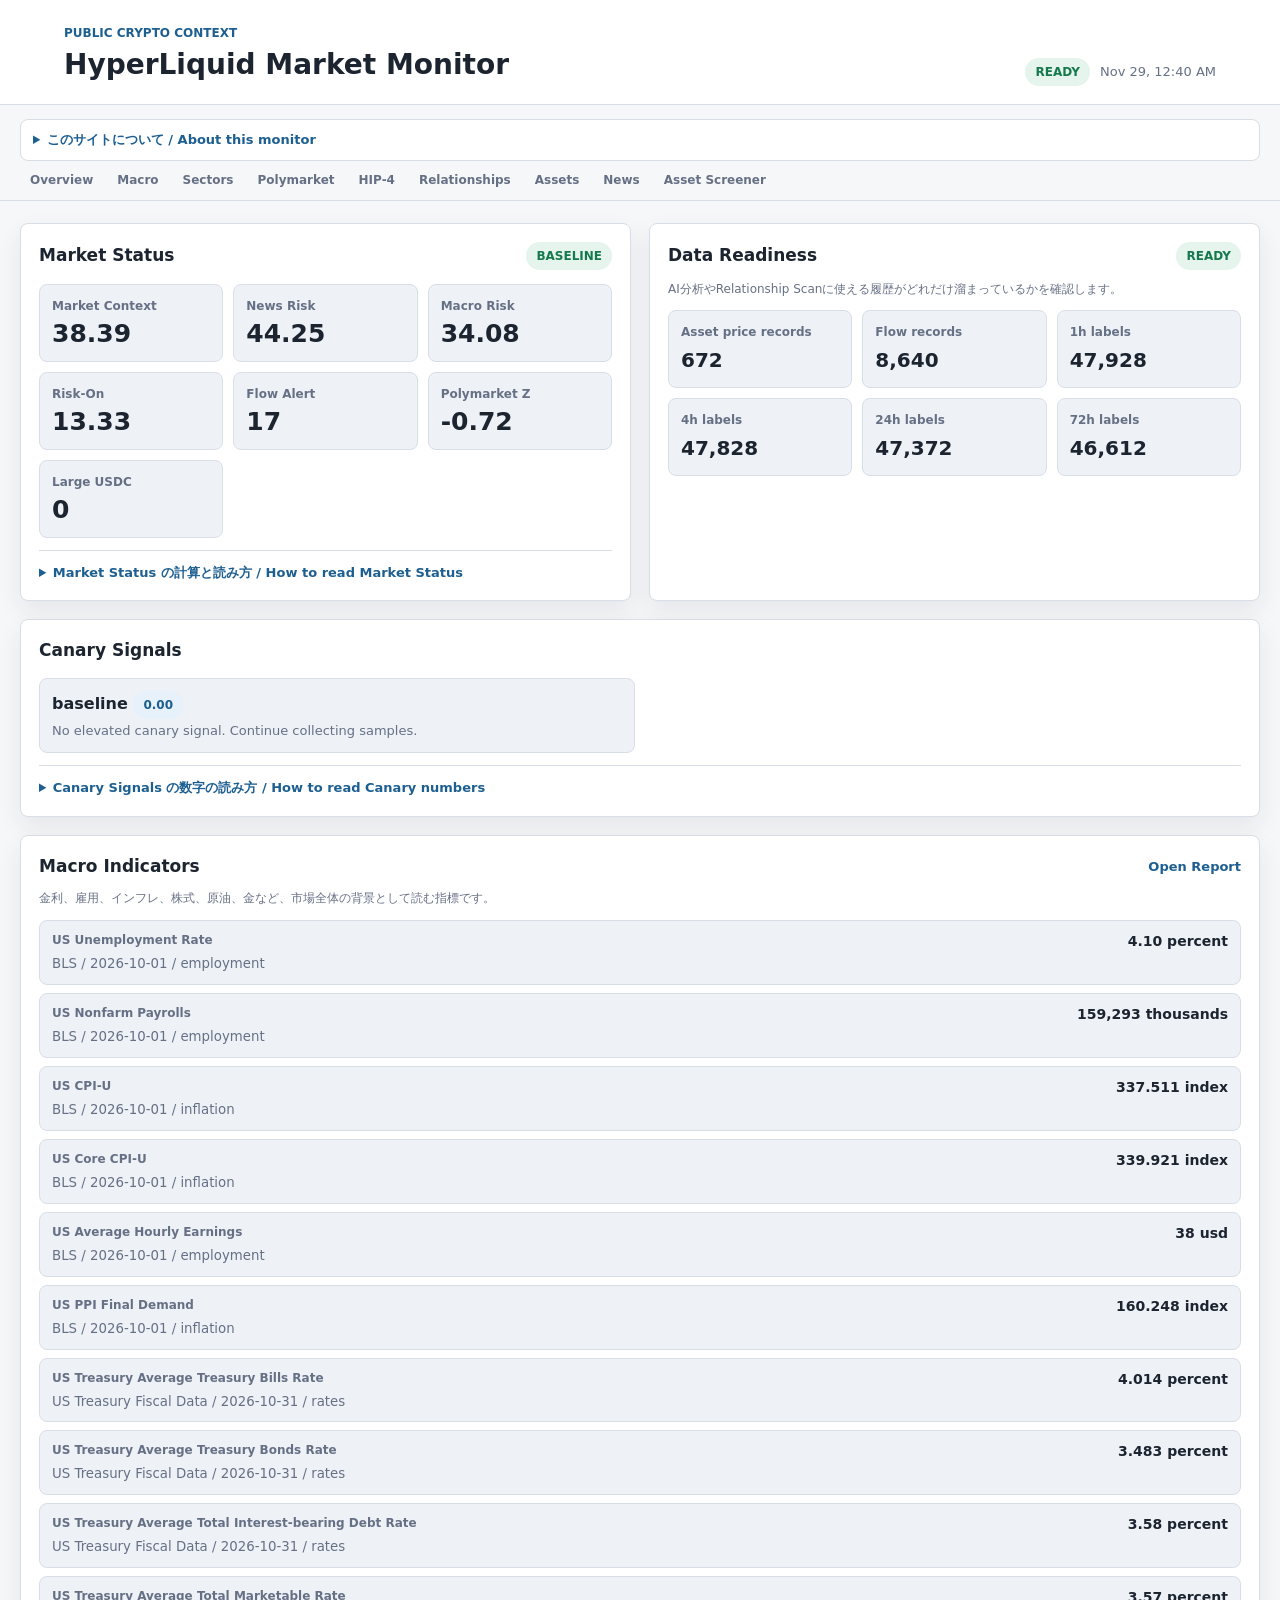
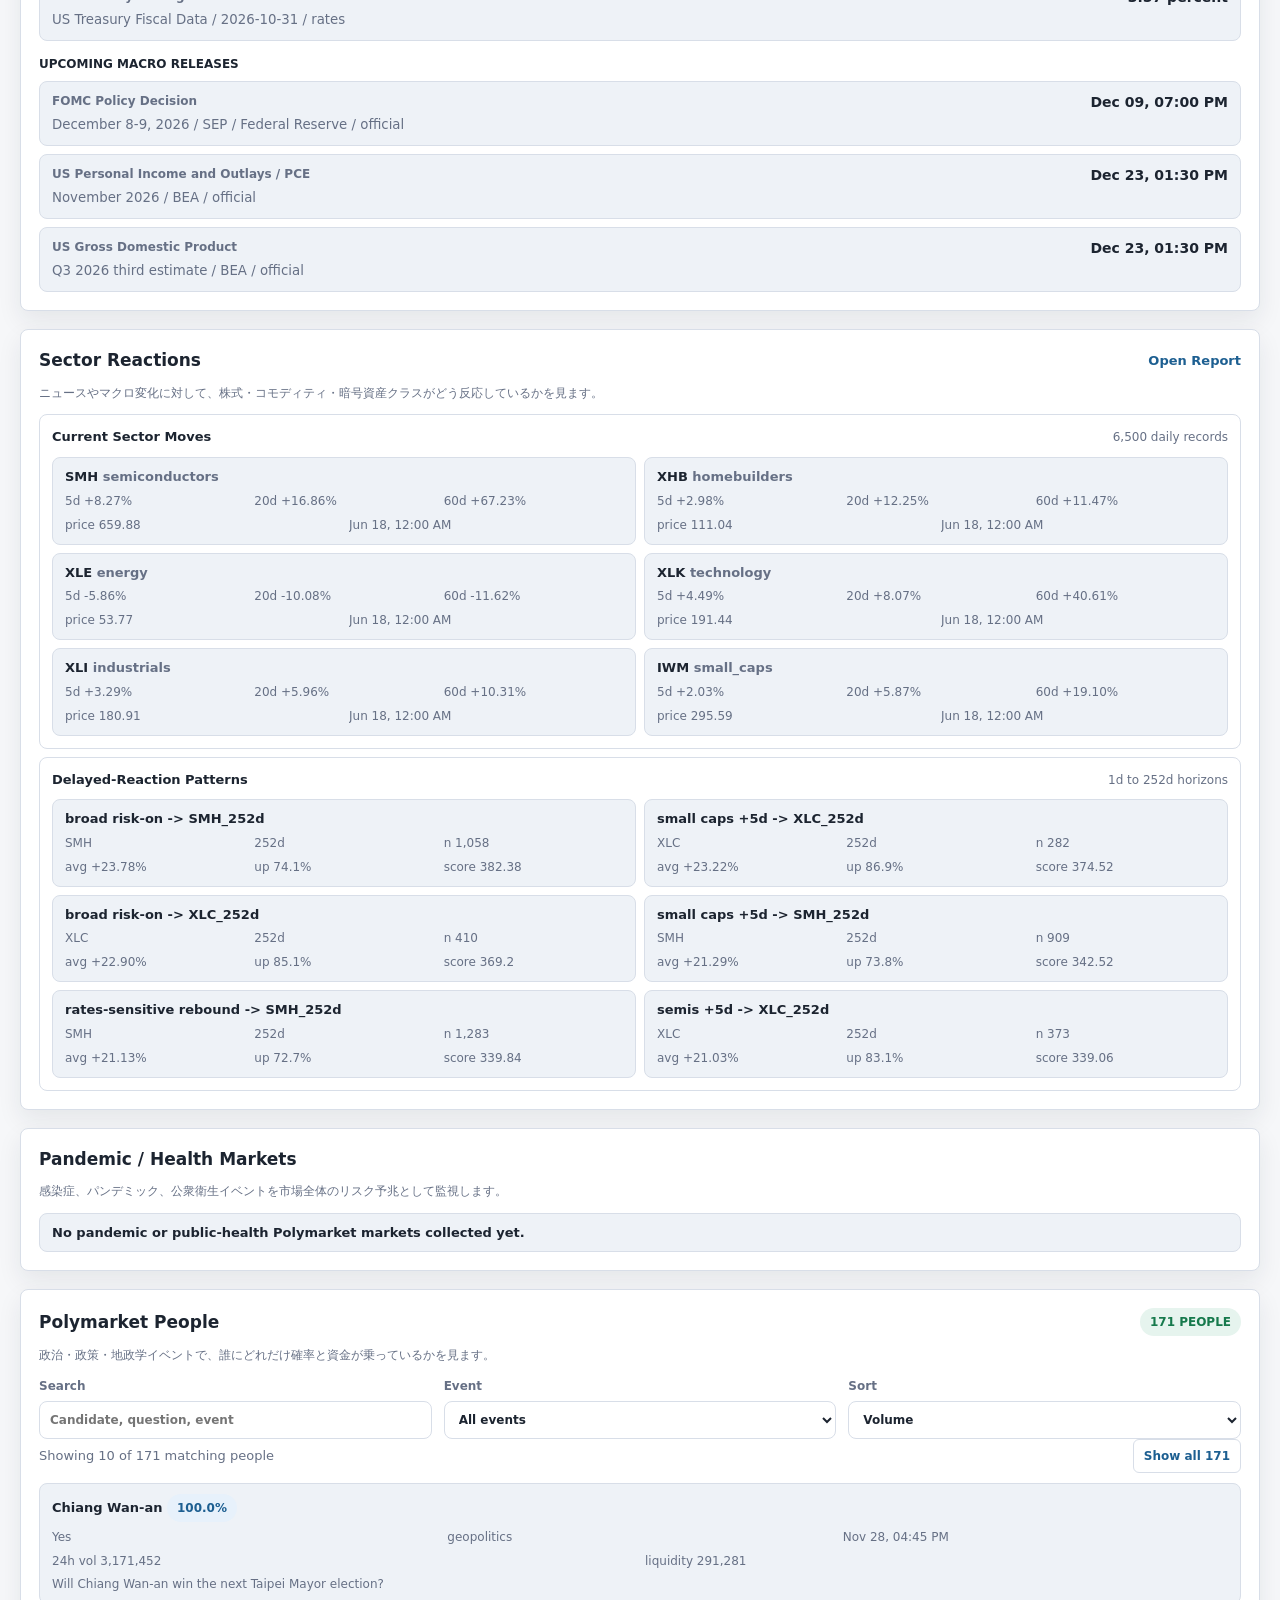
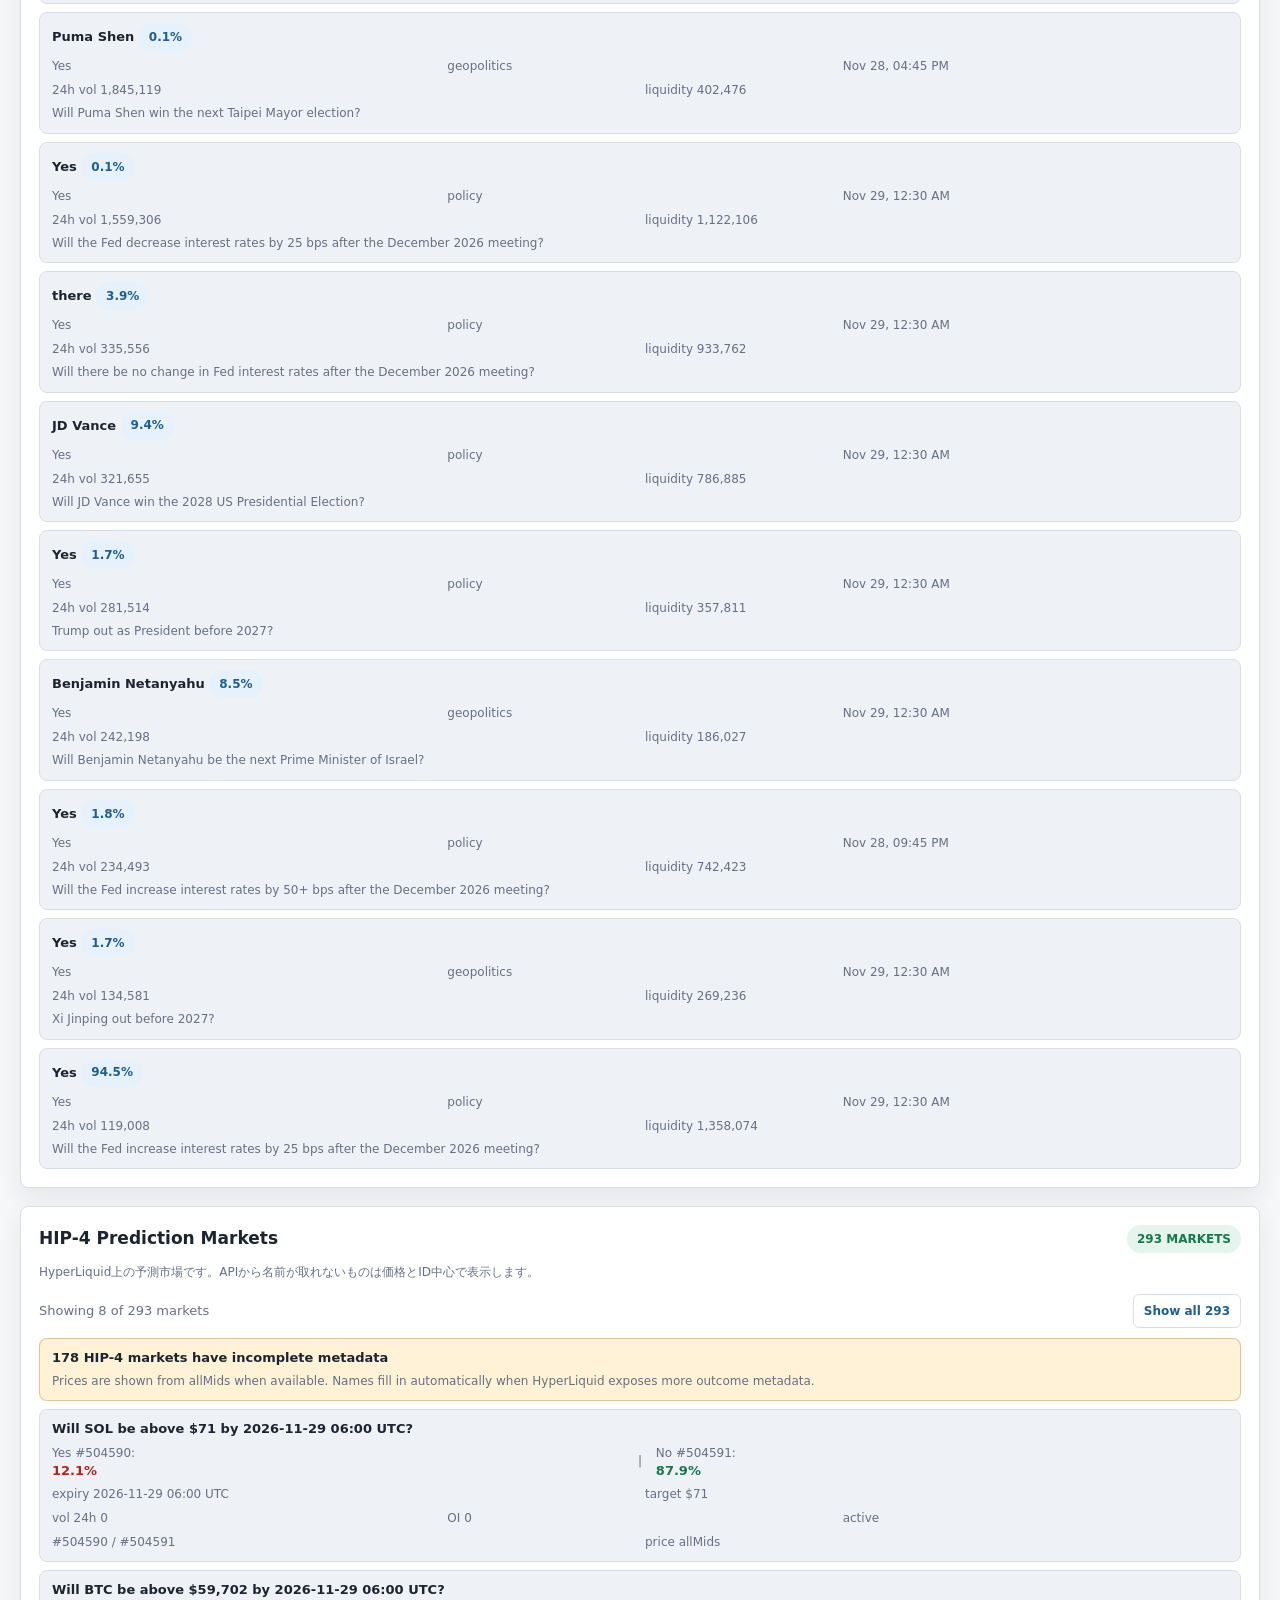
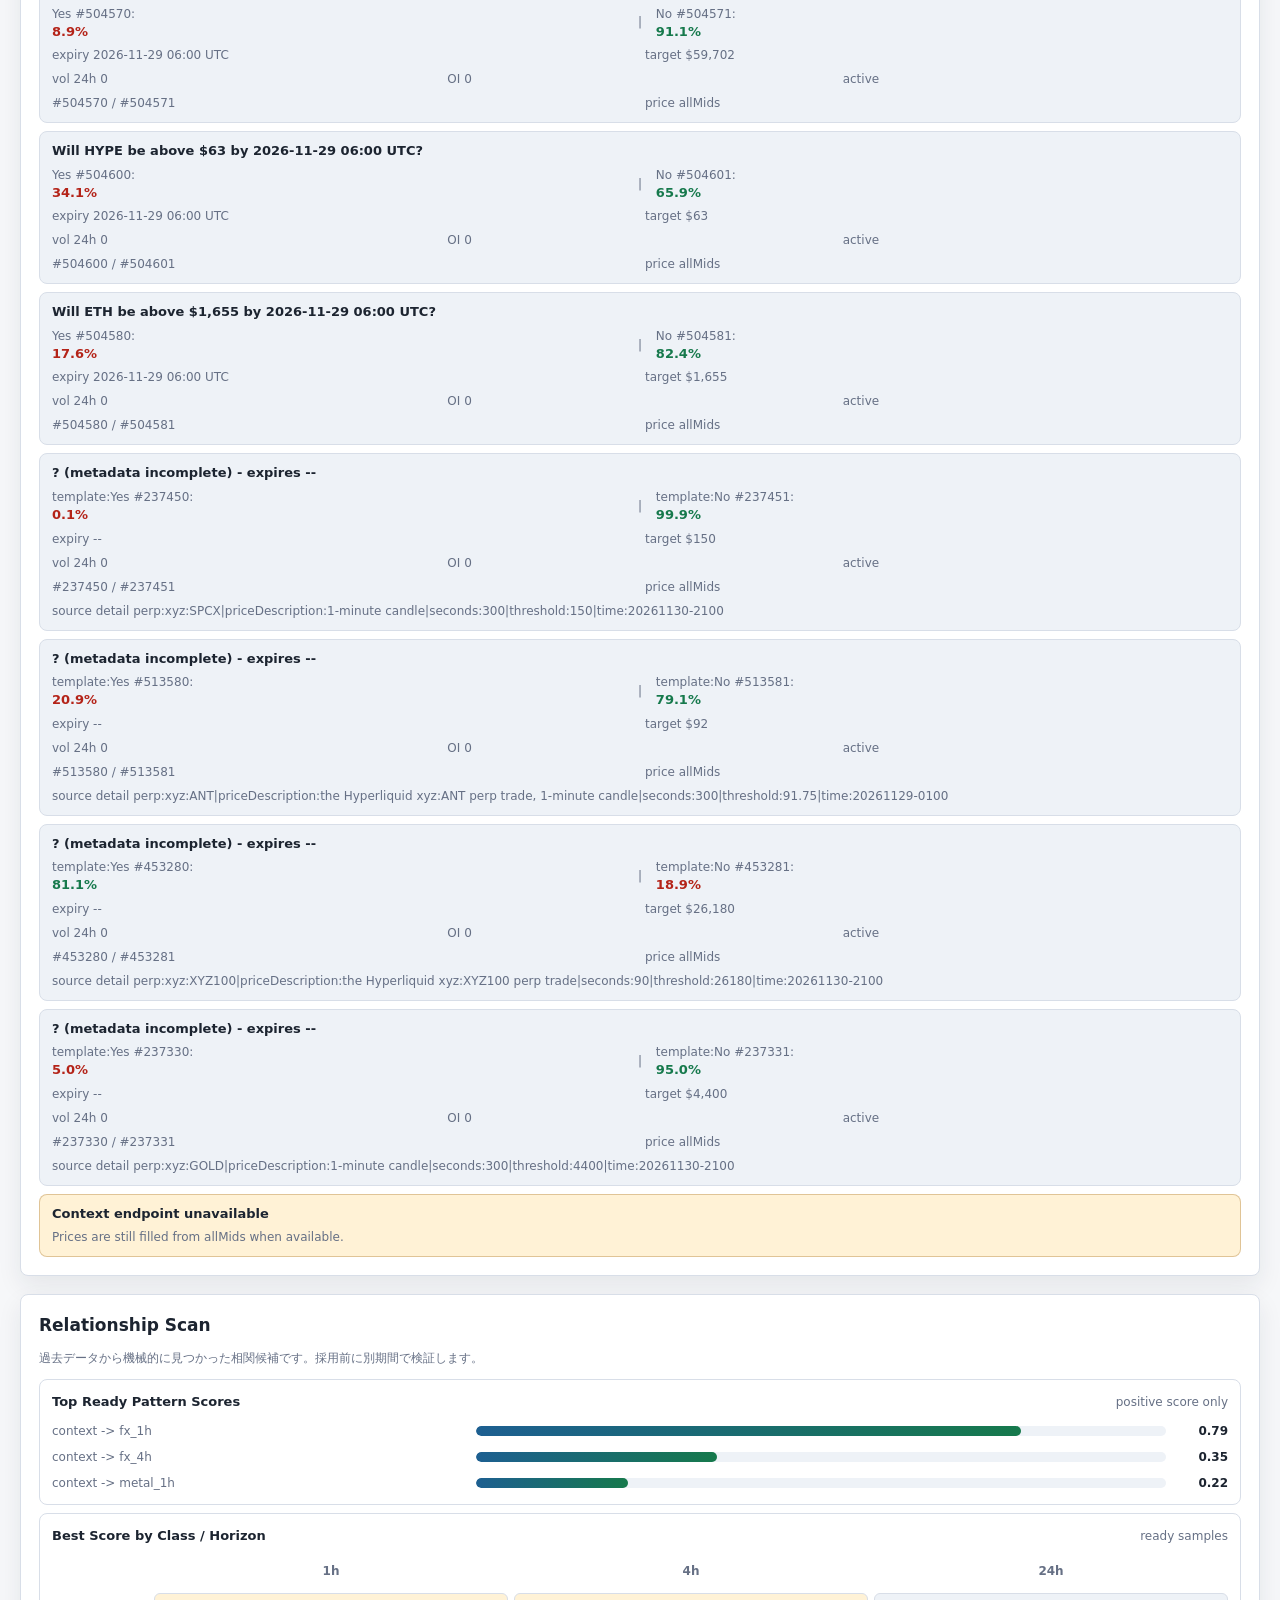
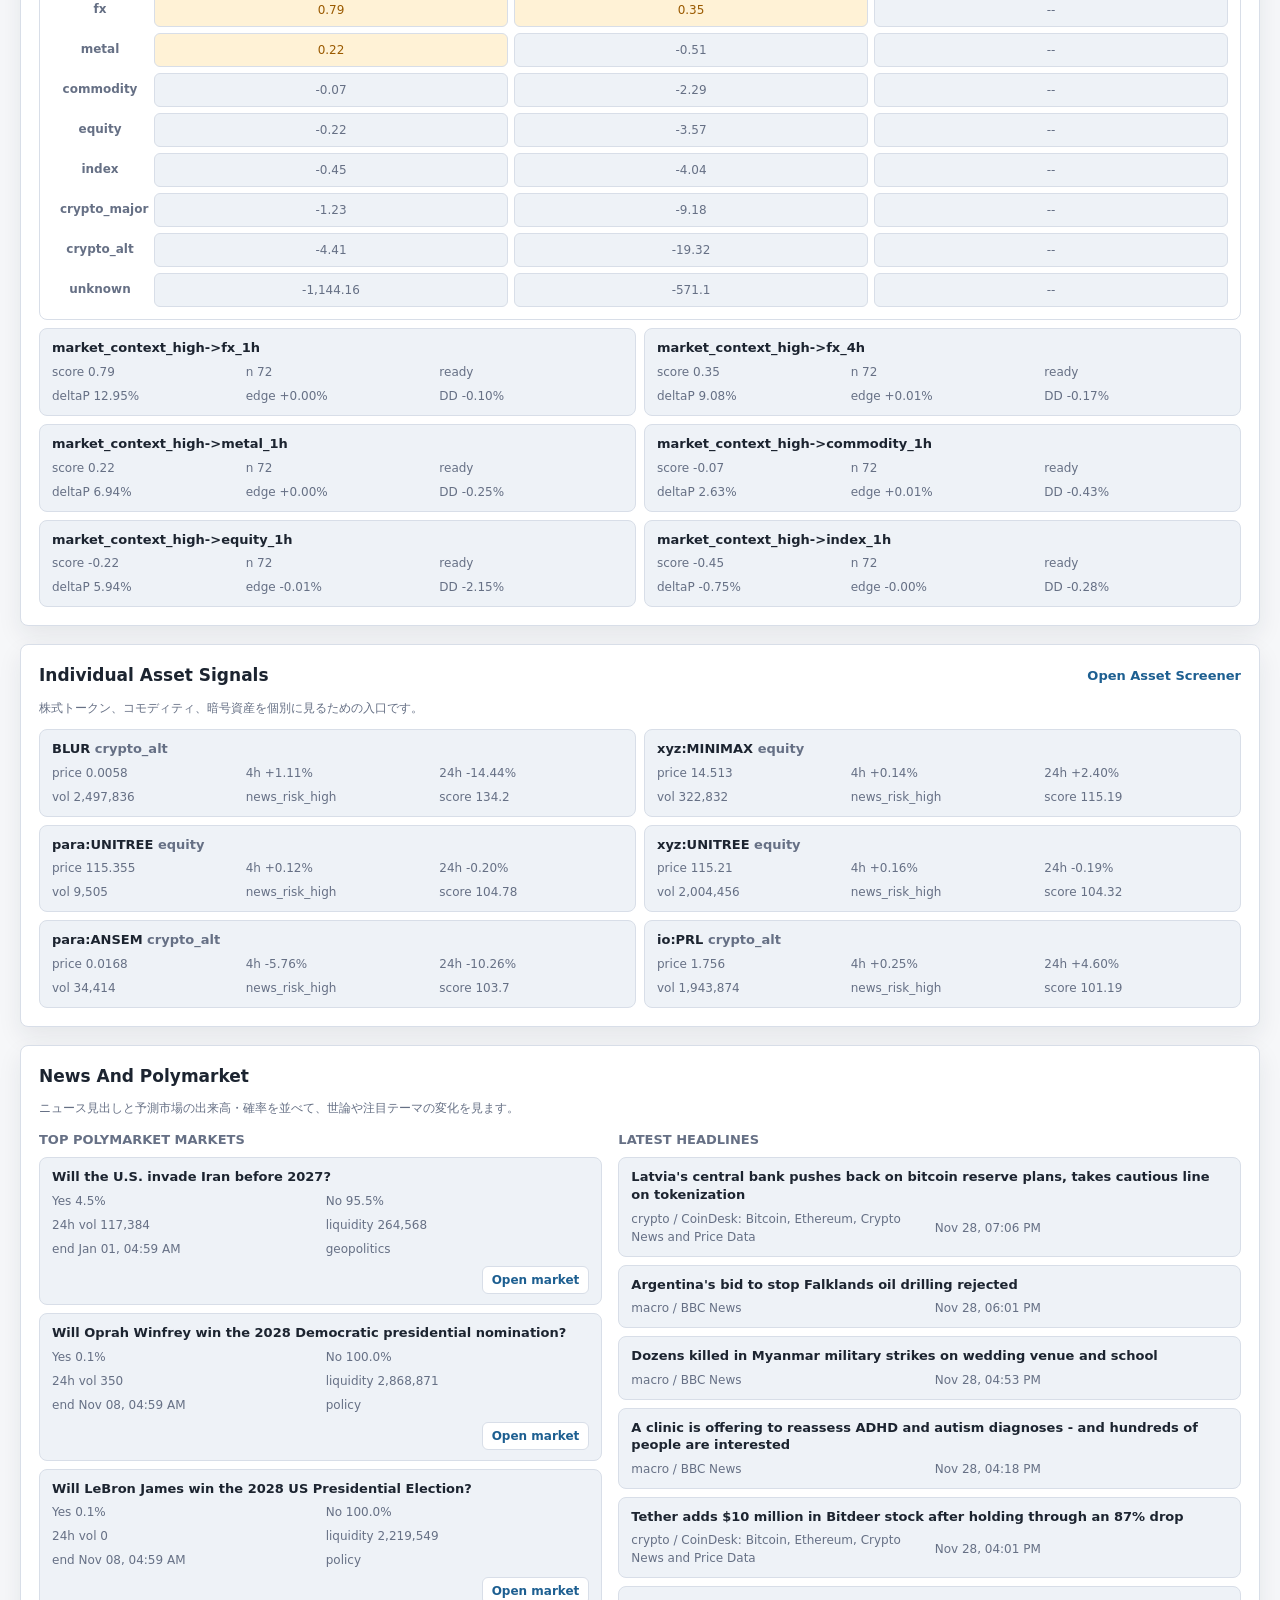
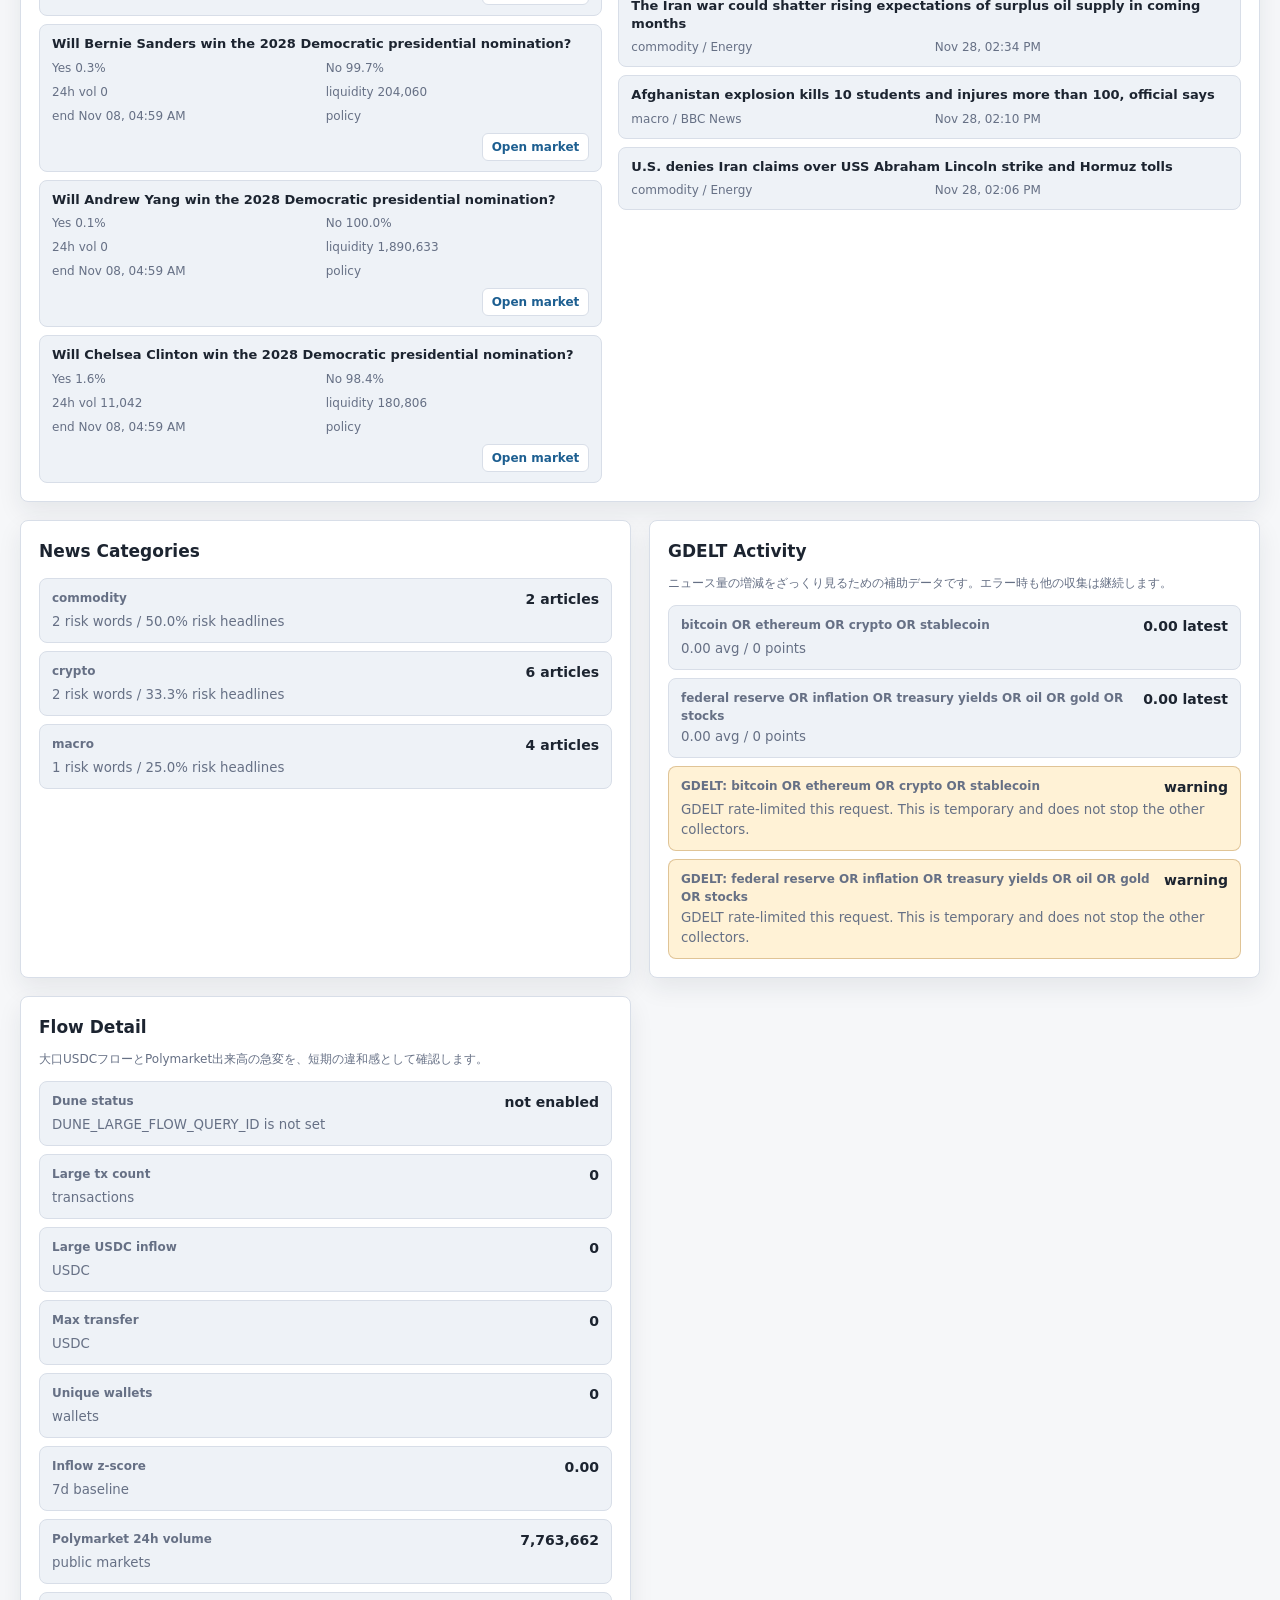
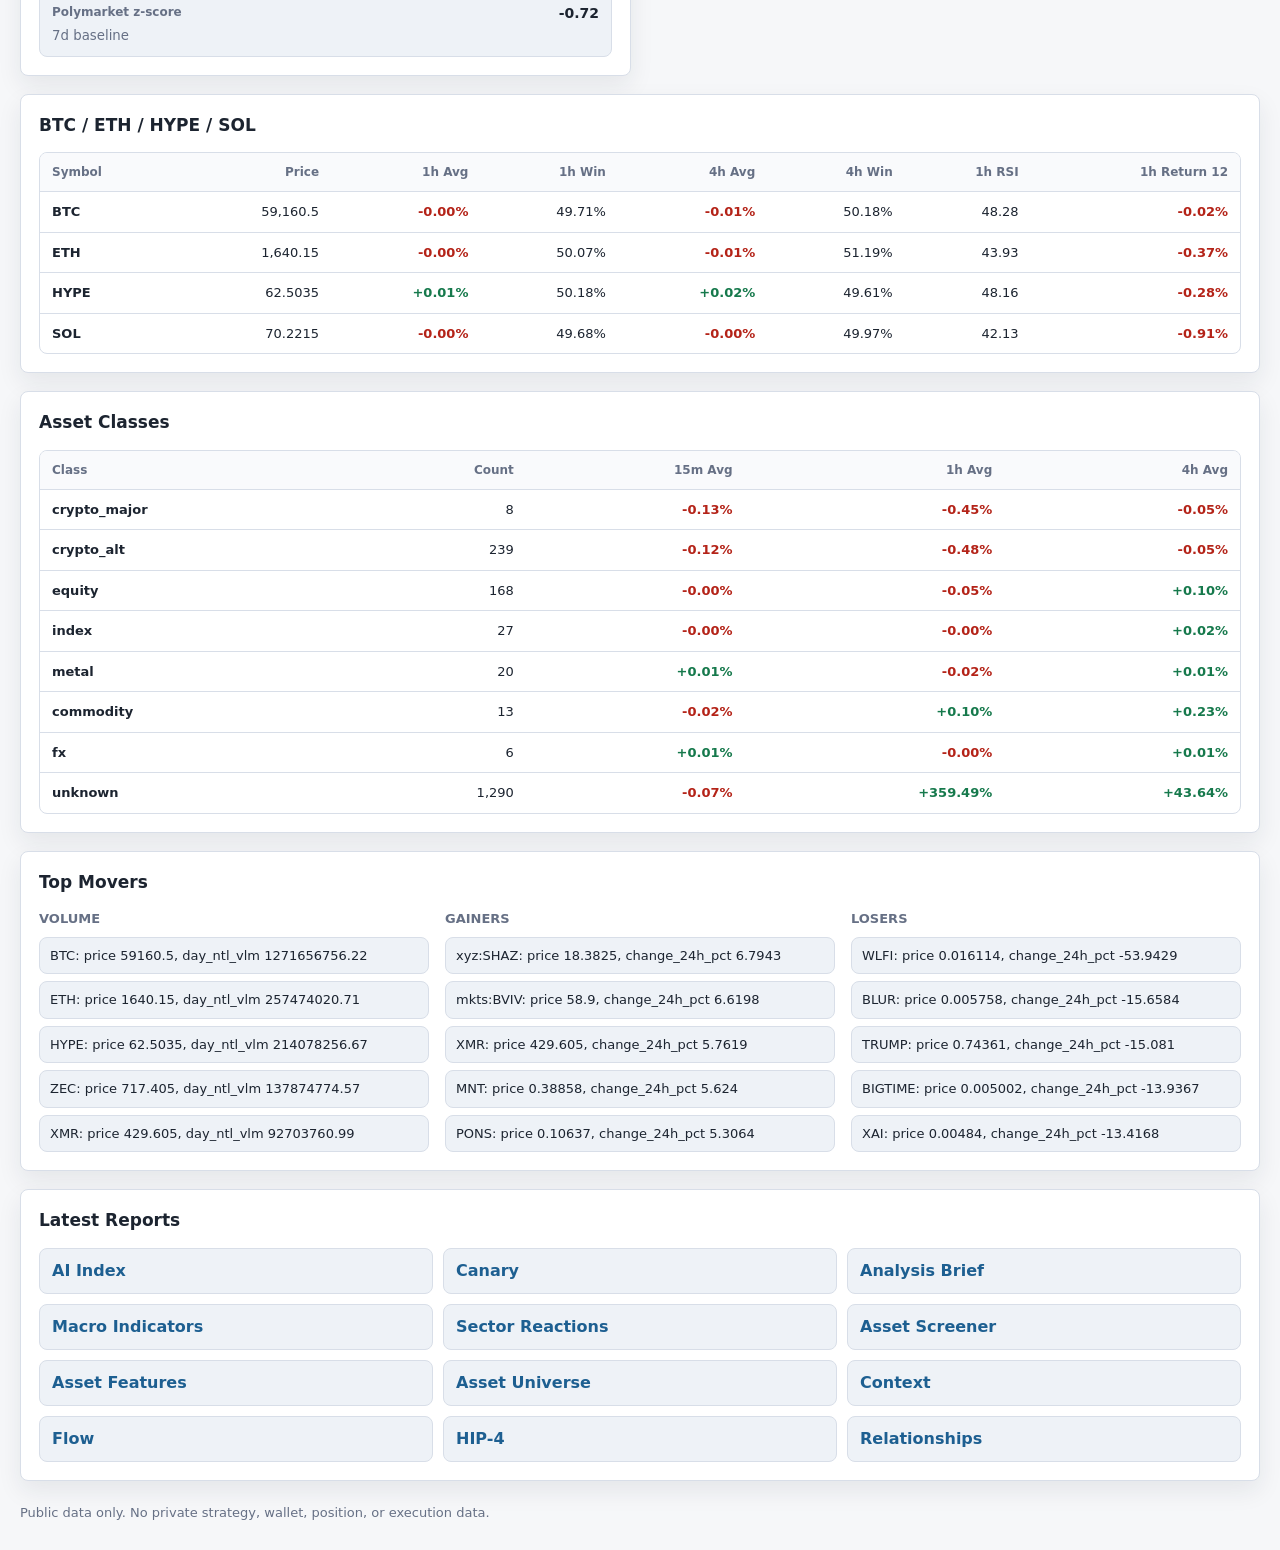
<file: docs/index.html>
<!doctype html>
<html lang="ja">
  <head>
    <meta charset="utf-8" />
    <meta name="viewport" content="width=device-width, initial-scale=1" />
    <title>HyperLiquid Public Market Monitor</title>
    <link rel="stylesheet" href="./styles.css" />
  </head>
  <body>
    <header class="topbar">
      <div>
        <p class="eyebrow">Public Crypto Context</p>
        <h1>HyperLiquid Market Monitor</h1>
      </div>
      <div class="topbar__meta">
        <span id="readinessBadge" class="badge badge--neutral">loading</span>
        <span id="updatedAt" class="muted">--</span>
      </div>
    </header>

    <aside class="site-guide" aria-label="Site guide">
      <details>
        <summary>このサイトについて / About this monitor</summary>
        <div class="guide-grid">
          <div lang="ja">
            <h2>日本語</h2>
            <p>
              公開データだけを集めた監視用ダッシュボードです。売買指示ではなく、
              デイからスイングの判断材料を軽く確認するための画面です。
            </p>
            <ul>
              <li>トップページは市場全体、マクロ指標、ニュース、Polymarket、資金フロー、機械的な相関候補を要約します。</li>
              <li>個別銘柄は Asset Screener で確認します。株式トークン、コモディティ、暗号資産をクラス別に絞れます。</li>
              <li>Canary Signals と Relationship Scan は早期警戒と仮説候補です。単独では売買判断に使いません。</li>
              <li>戦略、ポジション、注文、ウォレット情報はこの公開サイトには表示しません。</li>
            </ul>
          </div>
          <div lang="en">
            <h2>English</h2>
            <p>
              This dashboard monitors public data only. It is not a trade signal;
              it is a lightweight context view for day-to-swing research.
            </p>
            <ul>
              <li>The front page summarizes market context, macro indicators, news, Polymarket, flows, and mechanical relationship candidates.</li>
              <li>Use Asset Screener for individual assets, including equities, commodities, and crypto classes.</li>
              <li>Canary Signals and Relationship Scan are early-warning inputs and hypothesis candidates, not standalone entries.</li>
              <li>Private strategy, positions, orders, and wallet data are not shown here.</li>
            </ul>
          </div>
        </div>
      </details>
    </aside>

    <nav class="quick-nav" aria-label="Dashboard sections">
      <div class="quick-nav__inner">
        <a href="#overview">Overview</a>
        <a href="#macro">Macro</a>
        <a href="#sectors">Sectors</a>
        <a href="#polymarket">Polymarket</a>
        <a href="#hip4">HIP-4</a>
        <a href="#relationships">Relationships</a>
        <a href="#assetSignals">Assets</a>
        <a href="#intelligence">News</a>
        <a href="./assets.html">Asset Screener</a>
      </div>
    </nav>

    <main class="layout">
      <section id="overview" class="panel panel--status" aria-labelledby="statusTitle">
        <div class="section-head">
          <h2 id="statusTitle">Market Status</h2>
          <span id="flowLevel" class="badge badge--neutral">--</span>
        </div>
        <div class="metric-grid">
          <article class="metric"><span>Market Context</span><strong id="marketContextScore">--</strong></article>
          <article class="metric"><span>News Risk</span><strong id="newsRiskScore">--</strong></article>
          <article class="metric"><span>Macro Risk</span><strong id="macroRiskScore">--</strong></article>
          <article class="metric"><span>Risk-On</span><strong id="riskOnScore">--</strong></article>
          <article class="metric"><span>Flow Alert</span><strong id="flowAlertScore">--</strong></article>
          <article class="metric"><span>Polymarket Z</span><strong id="polyZScore">--</strong></article>
          <article class="metric"><span>Large USDC</span><strong id="largeUsdc">--</strong></article>
        </div>
        <details class="metric-guide">
          <summary>Market Status の計算と読み方 / How to read Market Status</summary>
          <div class="metric-guide-grid">
            <div lang="ja">
              <h3>日本語</h3>
              <p>
                すべて0から100の目安です。公開ニュース、Polymarket、Duneの大口USDCフロー、
                HyperLiquidの公開価格データから作った状況確認用の数字で、売買指示ではありません。
              </p>
              <ul>
                <li>Market Context は総合点です。<code>(100 - News Risk) * 38% + (100 - Macro Risk) * 17% + Risk-On * 45%</code>で計算します。</li>
                <li>News Risk は暗号資産ニュース、マクロニュース、政策系見出し、ニュース量から警戒度を見ます。</li>
                <li>Macro Risk は金利、インフレ、株式、原油、金、地政学などの見出し圧力を重めに見ます。</li>
                <li>Risk-On はニュースのポジティブ/ネガティブ差から、投機資金が入りやすい雰囲気かを見ます。</li>
                <li>Flow Alert は大口USDC流入、件数、最大送金額、7日平均との差、Polymarket出来高の急増を見ます。</li>
                <li>Polymarket Z はPolymarketの24時間出来高が7日平均からどれだけ離れているかです。</li>
                <li>Large USDC は取得できた大口USDCフローの合計です。Dune設定がない場合は限定的になります。</li>
              </ul>
              <p>
                目安は、Market Context が70以上なら追い風寄り、40から70は中立、
                40未満は警戒寄りです。Risk系スコアは逆で、高いほど慎重に読みます。
              </p>
            </div>
            <div lang="en">
              <h3>English</h3>
              <p>
                Scores are 0-100 context indicators built from public news, Polymarket,
                Dune large-USDC flow data, and public HyperLiquid market data. They are not trade signals.
              </p>
              <ul>
                <li>Market Context is the composite score: <code>(100 - News Risk) * 38% + (100 - Macro Risk) * 17% + Risk-On * 45%</code>.</li>
                <li>News Risk measures pressure from crypto headlines, macro headlines, policy headlines, and news volume.</li>
                <li>Macro Risk weights rates, inflation, equities, oil, gold, and geopolitical headline pressure.</li>
                <li>Risk-On estimates speculative appetite from positive/negative headline balance minus risk pressure.</li>
                <li>Flow Alert watches large USDC inflow, transfer count, max transfer, 7-day z-score, and Polymarket volume spikes.</li>
                <li>Polymarket Z shows how far 24h Polymarket volume is from its 7-day baseline.</li>
                <li>Large USDC is the collected large-flow total. It is limited when the Dune source is not configured.</li>
              </ul>
              <p>
                As a rough guide, Market Context above 70 is more supportive, 40-70 is mixed,
                and below 40 is cautious. Risk scores are inverted: higher means more caution.
              </p>
            </div>
          </div>
        </details>
      </section>

      <section id="readiness" class="panel" aria-labelledby="dataTitle">
        <div class="section-head">
          <h2 id="dataTitle">Data Readiness</h2>
          <span id="correlationStatus" class="badge badge--neutral">--</span>
        </div>
        <p class="section-note">AI分析やRelationship Scanに使える履歴がどれだけ溜まっているかを確認します。</p>
        <div class="readiness">
          <div><span class="label">Asset price records</span><strong id="assetPriceRecords">--</strong></div>
          <div><span class="label">Flow records</span><strong id="flowRecords">--</strong></div>
          <div><span class="label">1h labels</span><strong id="label1h">--</strong></div>
          <div><span class="label">4h labels</span><strong id="label4h">--</strong></div>
          <div><span class="label">24h labels</span><strong id="label24h">--</strong></div>
          <div><span class="label">72h labels</span><strong id="label72h">--</strong></div>
        </div>
      </section>

      <section id="canary" class="panel panel--wide" aria-labelledby="canaryTitle">
        <div class="section-head"><h2 id="canaryTitle">Canary Signals</h2></div>
        <div id="canaryList" class="signal-list"></div>
        <details class="metric-guide">
          <summary>Canary Signals の数字の読み方 / How to read Canary numbers</summary>
          <div class="metric-guide-grid">
            <div lang="ja">
              <h3>日本語</h3>
              <p>
                Canary Signals は売買シグナルではなく、今どこに違和感が出ているかを見る早期警戒サインです。
                横の数字は、そのサインの強さやズレの大きさを表します。
              </p>
              <ul>
                <li><code>0</code>付近は通常寄りです。大きな異常は出ていません。</li>
                <li><code>+</code>が大きいほど、その方向の注意サインが強い状態です。</li>
                <li><code>-</code>が大きいほど、逆方向のズレが強い状態です。</li>
                <li>絶対値が大きいものほど、先に深掘りする候補です。</li>
              </ul>
              <p>
                <code>news_risk_spike</code> や <code>risk_on_context</code> は0から100系のスコアです。
                <code>polymarket_volume_spike</code> や <code>large_usdc_inflow_spike</code> は平常時からの離れ具合です。
                <code>crypto_metal_divergence</code> などは資産クラス間のリターン差です。
              </p>
              <p>
                見る順番は、Canaryで違和感を見つける、Market Statusで全体環境を見る、
                Asset Screenerで個別銘柄を見る、Relationship Scanで過去の再現性を見る、です。
              </p>
            </div>
            <div lang="en">
              <h3>English</h3>
              <p>
                Canary Signals are early-warning clues, not trade signals. The number beside each signal
                shows the strength of that warning or the size of the divergence.
              </p>
              <ul>
                <li>Values near <code>0</code> are closer to normal.</li>
                <li>A larger <code>+</code> means the signal is stronger in that direction.</li>
                <li>A larger <code>-</code> means the opposite-side divergence is stronger.</li>
                <li>Larger absolute values are usually the first places to investigate.</li>
              </ul>
              <p>
                <code>news_risk_spike</code> and <code>risk_on_context</code> are 0-100 style scores.
                <code>polymarket_volume_spike</code> and <code>large_usdc_inflow_spike</code> measure distance from baseline.
                Divergence signals compare returns between asset classes.
              </p>
              <p>
                A practical flow is: find the unusual Canary, check Market Status, inspect individual assets
                in Asset Screener, then use Relationship Scan to see whether similar conditions had repeatable behavior.
              </p>
            </div>
          </div>
        </details>
      </section>

      <section id="macro" class="panel panel--wide" aria-labelledby="macroIndicatorTitle">
        <div class="section-head">
          <h2 id="macroIndicatorTitle">Macro Indicators</h2>
          <a class="text-link" href="./data/reports/latest_macro_indicators.md">Open Report</a>
        </div>
        <p class="section-note">金利、雇用、インフレ、株式、原油、金など、市場全体の背景として読む指標です。</p>
        <div id="macroIndicatorList" class="detail-list"></div>
      </section>

      <section id="sectors" class="panel panel--wide" aria-labelledby="sectorReactionTitle">
        <div class="section-head">
          <h2 id="sectorReactionTitle">Sector Reactions</h2>
          <a class="text-link" href="./data/reports/latest_sector_reactions.md">Open Report</a>
        </div>
        <p class="section-note">ニュースやマクロ変化に対して、株式・コモディティ・暗号資産クラスがどう反応しているかを見ます。</p>
        <div id="sectorReactionList" class="item-list"></div>
      </section>

      <section id="health" class="panel panel--wide" aria-labelledby="healthPolymarketTitle">
        <div class="section-head"><h2 id="healthPolymarketTitle">Pandemic / Health Markets</h2></div>
        <p class="section-note">感染症、パンデミック、公衆衛生イベントを市場全体のリスク予兆として監視します。</p>
        <div id="healthPolymarketList" class="item-list"></div>
      </section>

      <section id="polymarket" class="panel panel--wide" aria-labelledby="polymarketPeopleTitle">
        <div class="section-head">
          <h2 id="polymarketPeopleTitle">Polymarket People</h2>
          <span id="polymarketPeopleCount" class="badge badge--neutral">--</span>
        </div>
        <p class="section-note">政治・政策・地政学イベントで、誰にどれだけ確率と資金が乗っているかを見ます。</p>
        <div class="asset-controls">
          <label>
            Search
            <input id="polymarketPeopleSearch" type="search" placeholder="Candidate, question, event" />
          </label>
          <label>
            Event
            <select id="polymarketPeopleEvent"></select>
          </label>
          <label>
            Sort
            <select id="polymarketPeopleSort">
              <option value="volume">Volume</option>
              <option value="probability">Probability</option>
              <option value="name">Name</option>
            </select>
          </label>
        </div>
        <div class="list-toolbar">
          <span id="polymarketPeopleSummary" class="muted"></span>
          <button id="polymarketPeopleToggle" class="secondary-action" type="button">Show all</button>
        </div>
        <div id="polymarketPeopleList" class="item-list"></div>
      </section>

      <section id="hip4" class="panel panel--wide" aria-labelledby="hip4Title">
        <div class="section-head">
          <h2 id="hip4Title">HIP-4 Prediction Markets</h2>
          <span id="hip4Badge" class="badge badge--neutral">--</span>
        </div>
        <p class="section-note">HyperLiquid上の予測市場です。APIから名前が取れないものは価格とID中心で表示します。</p>
        <div class="list-toolbar">
          <span id="hip4Summary" class="muted"></span>
          <button id="hip4Toggle" class="secondary-action" type="button">Show all</button>
        </div>
        <div id="hip4List" class="item-list"></div>
      </section>

      <section id="relationships" class="panel panel--wide" aria-labelledby="relationshipTitle">
        <div class="section-head"><h2 id="relationshipTitle">Relationship Scan</h2></div>
        <p class="section-note">過去データから機械的に見つかった相関候補です。採用前に別期間で検証します。</p>
        <div id="relationshipList" class="item-list"></div>
      </section>

      <section id="assetSignals" class="panel panel--wide" aria-labelledby="individualSignalsTitle">
        <div class="section-head">
          <h2 id="individualSignalsTitle">Individual Asset Signals</h2>
          <a class="text-link" href="./assets.html">Open Asset Screener</a>
        </div>
        <p class="section-note">株式トークン、コモディティ、暗号資産を個別に見るための入口です。</p>
        <div id="individualSignalsList" class="item-list relationship-cards"></div>
      </section>

      <section id="intelligence" class="panel panel--wide" aria-labelledby="intelligenceTitle">
        <div class="section-head"><h2 id="intelligenceTitle">News And Polymarket</h2></div>
        <p class="section-note">ニュース見出しと予測市場の出来高・確率を並べて、世論や注目テーマの変化を見ます。</p>
        <div class="intel-grid">
          <div>
            <h3>Top Polymarket Markets</h3>
            <div id="polymarketList" class="item-list"></div>
          </div>
          <div>
            <h3>Latest Headlines</h3>
            <div id="headlinesList" class="item-list"></div>
          </div>
        </div>
      </section>

      <section class="panel" aria-labelledby="newsCategoryTitle">
        <div class="section-head"><h2 id="newsCategoryTitle">News Categories</h2></div>
        <div id="newsCategoryList" class="detail-list"></div>
      </section>

      <section class="panel" aria-labelledby="gdeltTitle">
        <div class="section-head"><h2 id="gdeltTitle">GDELT Activity</h2></div>
        <p class="section-note">ニュース量の増減をざっくり見るための補助データです。エラー時も他の収集は継続します。</p>
        <div id="gdeltList" class="detail-list"></div>
      </section>

      <section class="panel" aria-labelledby="flowDetailTitle">
        <div class="section-head"><h2 id="flowDetailTitle">Flow Detail</h2></div>
        <p class="section-note">大口USDCフローとPolymarket出来高の急変を、短期の違和感として確認します。</p>
        <div id="flowDetailList" class="detail-list"></div>
      </section>

      <section class="panel panel--wide" aria-labelledby="symbolsTitle">
        <div class="section-head"><h2 id="symbolsTitle">BTC / ETH / HYPE / SOL</h2></div>
        <div class="table-wrap">
          <table>
            <thead>
              <tr>
                <th>Symbol</th>
                <th>Price</th>
                <th>1h Avg</th>
                <th>1h Win</th>
                <th>4h Avg</th>
                <th>4h Win</th>
                <th>1h RSI</th>
                <th>1h Return 12</th>
              </tr>
            </thead>
            <tbody id="symbolsTable"></tbody>
          </table>
        </div>
      </section>

      <section class="panel panel--wide" aria-labelledby="classesTitle">
        <div class="section-head"><h2 id="classesTitle">Asset Classes</h2></div>
        <div class="table-wrap">
          <table>
            <thead>
              <tr>
                <th>Class</th>
                <th>Count</th>
                <th>15m Avg</th>
                <th>1h Avg</th>
                <th>4h Avg</th>
              </tr>
            </thead>
            <tbody id="assetClassTable"></tbody>
          </table>
        </div>
      </section>

      <section class="panel panel--wide" aria-labelledby="moversTitle">
        <div class="section-head"><h2 id="moversTitle">Top Movers</h2></div>
        <div class="mover-columns">
          <div><h3>Volume</h3><ul id="topVolume" class="compact-list"></ul></div>
          <div><h3>Gainers</h3><ul id="topGainers" class="compact-list"></ul></div>
          <div><h3>Losers</h3><ul id="topLosers" class="compact-list"></ul></div>
        </div>
      </section>

      <section class="panel panel--wide" aria-labelledby="reportsTitle">
        <div class="section-head"><h2 id="reportsTitle">Latest Reports</h2></div>
        <nav class="report-links" aria-label="Latest reports">
          <a href="./data/reports/latest_ai_context_index.md">AI Index</a>
          <a href="./data/reports/latest_canary_signals.md">Canary</a>
          <a href="./data/reports/latest_ai_analysis_brief.md">Analysis Brief</a>
          <a href="./data/reports/latest_macro_indicators.md">Macro Indicators</a>
          <a href="./data/reports/latest_sector_reactions.md">Sector Reactions</a>
          <a href="./assets.html">Asset Screener</a>
          <a href="./data/reports/latest_asset_features.md">Asset Features</a>
          <a href="./data/reports/latest_asset_universe.md">Asset Universe</a>
          <a href="./data/reports/latest_context.md">Context</a>
          <a href="./data/reports/latest_flow_alert.md">Flow</a>
          <a href="./data/reports/latest_hip4_outcome.md">HIP-4</a>
          <a href="./data/reports/latest_relationship_scan.md">Relationships</a>
        </nav>
      </section>
    </main>

    <footer class="footer">
      <span>Public data only. No private strategy, wallet, position, or execution data.</span>
    </footer>

    <a class="back-to-top" href="#overview" aria-label="Back to top" title="Back to top">↑</a>

    <script src="./app.js"></script>
  </body>
</html>
</file>
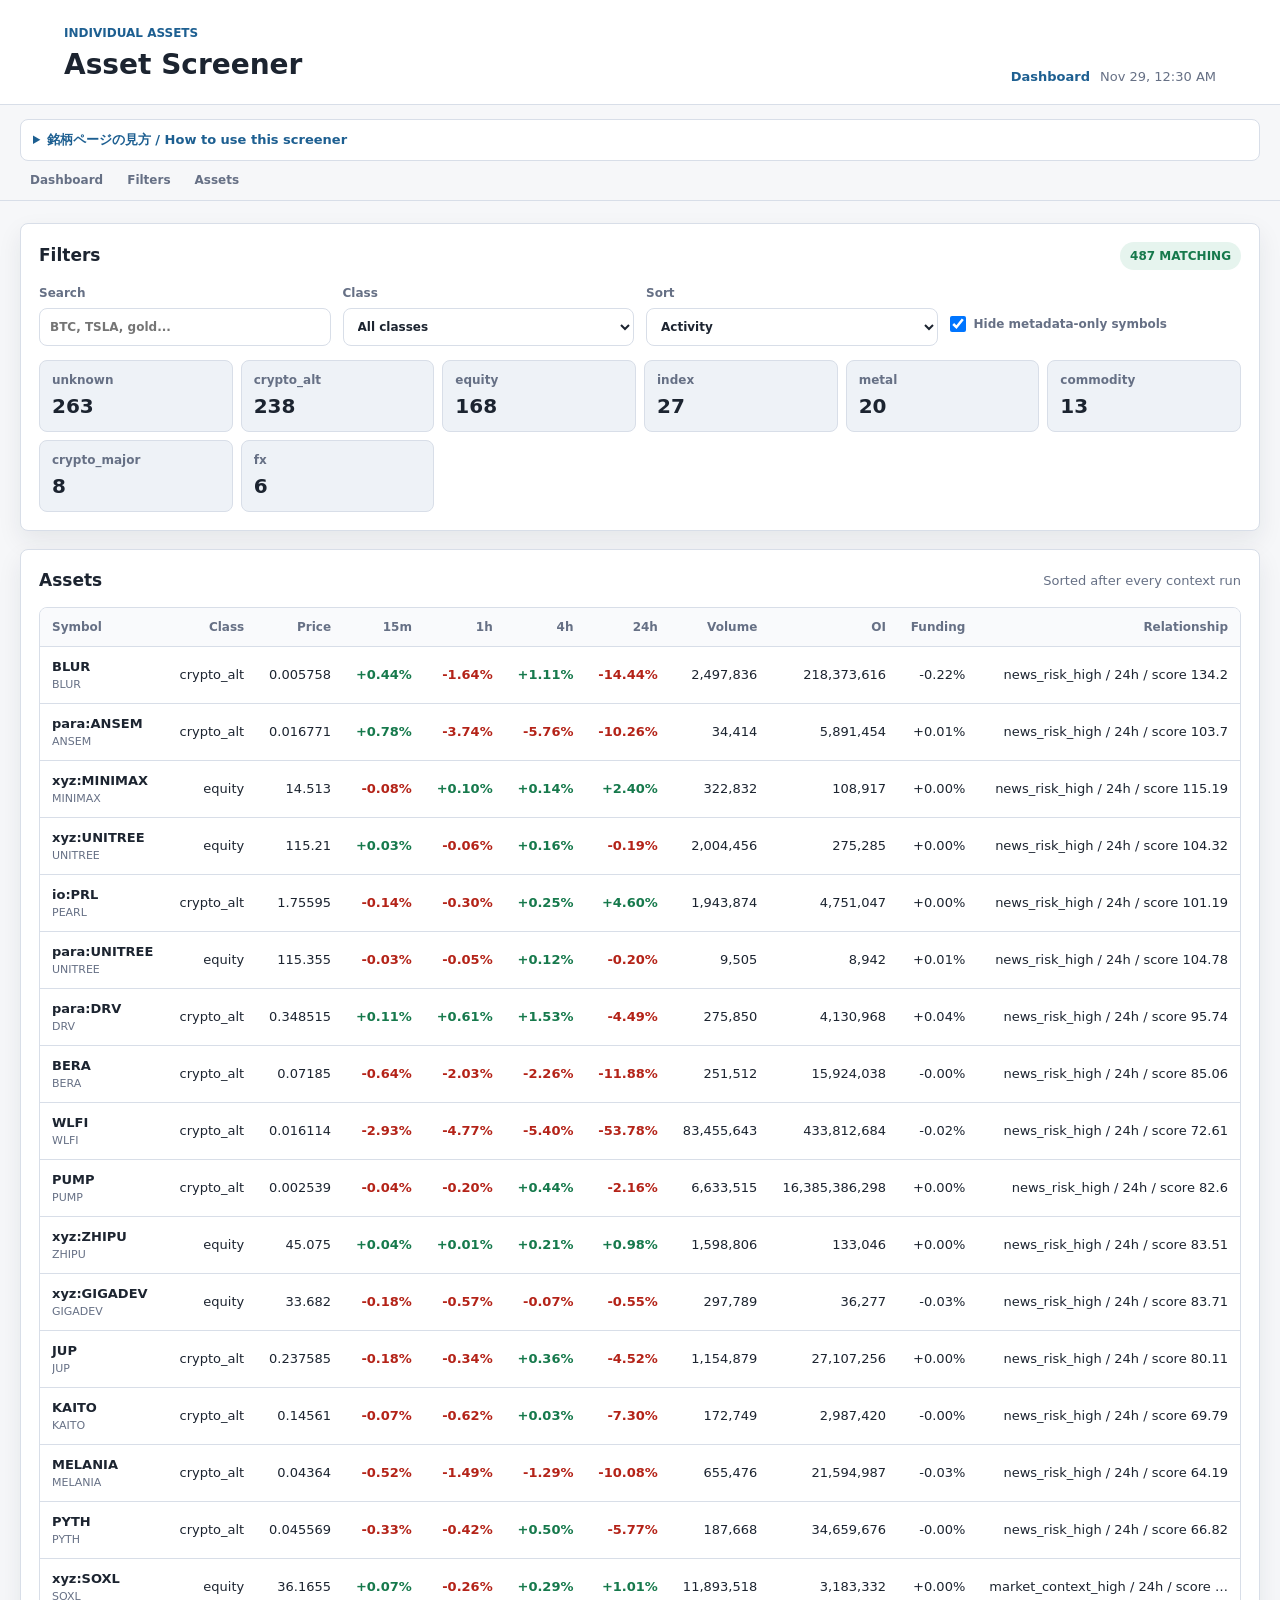
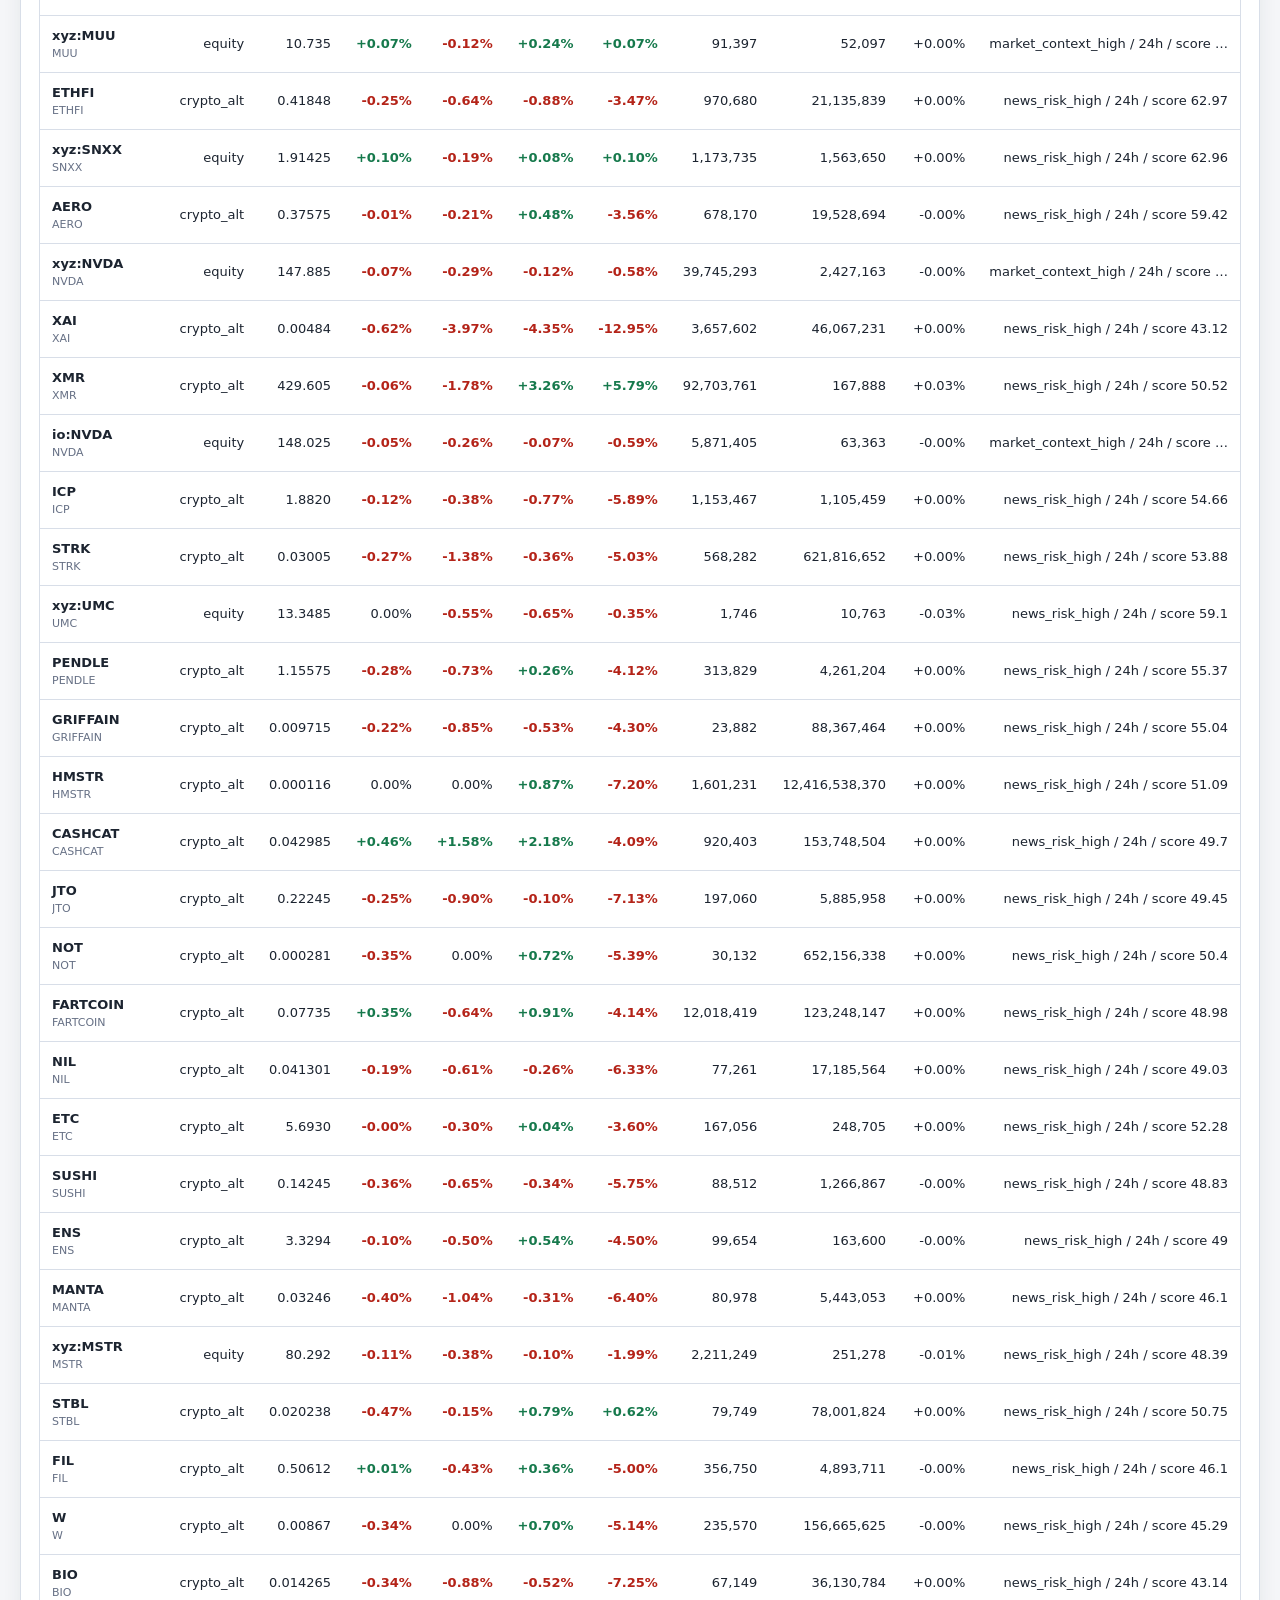
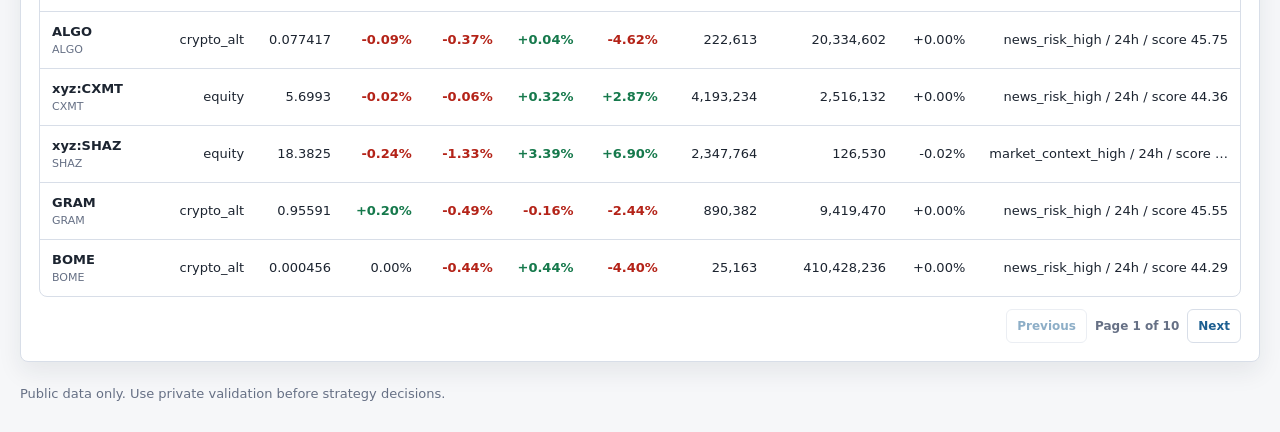
<file: docs/assets.html>
<!doctype html>
<html lang="ja">
  <head>
    <meta charset="utf-8" />
    <meta name="viewport" content="width=device-width, initial-scale=1" />
    <title>HyperLiquid Asset Screener</title>
    <link rel="stylesheet" href="./styles.css" />
  </head>
  <body>
    <header class="topbar">
      <div>
        <p class="eyebrow">Individual Assets</p>
        <h1>Asset Screener</h1>
      </div>
      <div class="topbar__meta">
        <a class="text-link" href="./index.html">Dashboard</a>
        <span id="assetUpdatedAt" class="muted">--</span>
      </div>
    </header>

    <aside class="site-guide" aria-label="Asset screener guide">
      <details>
        <summary>銘柄ページの見方 / How to use this screener</summary>
        <div class="guide-grid">
          <div lang="ja">
            <h2>日本語</h2>
            <p>
              HyperLiquid上で取得できた個別銘柄を、クラス、出来高、短期リターン、機械的な相関候補で確認します。
              ここも売買指示ではなく、詳しく調べる銘柄を絞るための画面です。
            </p>
            <ul>
              <li>株式トークンやコモディティは個別に見ます。同じクラスでもニュース反応が銘柄ごとに違うためです。</li>
              <li>Relationship は公開データから機械的に見つかった候補です。採用前に別期間で検証します。</li>
              <li>AI分析時はこの軽い一覧を先に読み、必要な銘柄だけ重い履歴で検証します。</li>
            </ul>
          </div>
          <div lang="en">
            <h2>English</h2>
            <p>
              This page screens individual HyperLiquid assets by class, volume, short-term returns,
              and mechanical relationship candidates. It is for narrowing research targets, not for entries.
            </p>
            <ul>
              <li>Equity and commodity tokens are kept separate because headlines often move only a subset.</li>
              <li>Relationship candidates must be validated out of sample before they become strategy rules.</li>
              <li>AI analysis should read this compact view first, then load heavier history only for selected symbols.</li>
            </ul>
          </div>
        </div>
      </details>
    </aside>

    <nav class="quick-nav" aria-label="Asset screener sections">
      <div class="quick-nav__inner">
        <a href="./index.html">Dashboard</a>
        <a href="#assetFilters">Filters</a>
        <a href="#assetResults">Assets</a>
      </div>
    </nav>

    <main class="layout">
      <section id="assetFilters" class="panel panel--wide" aria-labelledby="controlsTitle">
        <div class="section-head">
          <h2 id="controlsTitle">Filters</h2>
          <span id="assetCountBadge" class="badge badge--neutral">loading</span>
        </div>
        <div class="asset-controls">
          <label>
            <span>Search</span>
            <input id="assetSearch" type="search" placeholder="BTC, TSLA, gold..." />
          </label>
          <label>
            <span>Class</span>
            <select id="assetClassFilter">
              <option value="all">All classes</option>
            </select>
          </label>
          <label>
            <span>Sort</span>
            <select id="assetSort">
              <option value="activity">Activity</option>
              <option value="volume">Volume</option>
              <option value="return4h">4h return</option>
              <option value="return24h">24h return</option>
              <option value="relationship">Relationship score</option>
              <option value="funding">Funding</option>
            </select>
          </label>
          <label class="checkbox-control">
            <input id="hideUnknownAux" type="checkbox" checked />
            <span>Hide metadata-only symbols</span>
          </label>
        </div>
        <div id="assetSummary" class="asset-summary"></div>
      </section>

      <section id="assetResults" class="panel panel--wide" aria-labelledby="assetTableTitle">
        <div class="section-head">
          <h2 id="assetTableTitle">Assets</h2>
          <span class="muted">Sorted after every context run</span>
        </div>
        <div class="table-wrap">
          <table class="asset-table">
            <thead>
              <tr>
                <th>Symbol</th>
                <th>Class</th>
                <th>Price</th>
                <th>15m</th>
                <th>1h</th>
                <th>4h</th>
                <th>24h</th>
                <th>Volume</th>
                <th>OI</th>
                <th>Funding</th>
                <th>Relationship</th>
              </tr>
            </thead>
            <tbody id="assetTableBody"></tbody>
          </table>
        </div>
        <div id="assetMobileList" class="asset-mobile-list"></div>
        <div id="assetPagination" class="pagination" aria-label="Asset result pages"></div>
      </section>
    </main>

    <footer class="footer">
      <span>Public data only. Use private validation before strategy decisions.</span>
    </footer>

    <a class="back-to-top" href="#assetFilters" aria-label="Back to top" title="Back to top">↑</a>

    <script src="./assets.js"></script>
  </body>
</html>
</file>
<file: docs/styles.css>
:root {
  color-scheme: light;
  --bg: #f6f7f9;
  --panel: #ffffff;
  --text: #1c2430;
  --muted: #667085;
  --line: #d8dee8;
  --soft: #eef2f7;
  --green: #16794c;
  --green-bg: #e6f4ee;
  --amber: #9a5a00;
  --amber-bg: #fff2d6;
  --red: #b42318;
  --red-bg: #fde7e5;
  --blue: #1d5f91;
  --blue-bg: #e7f1fb;
  --violet: #6554c0;
  --shadow: 0 10px 24px rgba(28, 36, 48, 0.08);
}

* {
  box-sizing: border-box;
}

html {
  scroll-behavior: smooth;
}

body {
  margin: 0;
  min-width: 320px;
  background: var(--bg);
  color: var(--text);
  font-family: Inter, ui-sans-serif, system-ui, -apple-system, BlinkMacSystemFont, "Segoe UI", sans-serif;
  line-height: 1.5;
}

.topbar {
  display: flex;
  align-items: flex-end;
  justify-content: space-between;
  gap: 24px;
  padding: 24px max(20px, 5vw) 18px;
  border-bottom: 1px solid var(--line);
  background: #fff;
}

.eyebrow {
  margin: 0 0 2px;
  color: var(--blue);
  font-size: 12px;
  font-weight: 700;
  text-transform: uppercase;
}

h1,
h2,
h3,
p {
  margin: 0;
}

h1 {
  font-size: 28px;
  font-weight: 800;
}

h2 {
  font-size: 17px;
}

h3 {
  margin-bottom: 8px;
  font-size: 13px;
  color: var(--muted);
  text-transform: uppercase;
}

.topbar__meta {
  display: flex;
  align-items: center;
  justify-content: flex-end;
  flex-wrap: wrap;
  gap: 10px;
  text-align: right;
}

.site-guide {
  width: min(1440px, calc(100% - 40px));
  margin: 14px auto 0;
}

.site-guide details {
  border: 1px solid var(--line);
  border-radius: 8px;
  background: #fff;
}

.site-guide summary {
  cursor: pointer;
  padding: 10px 12px;
  color: var(--blue);
  font-size: 13px;
  font-weight: 800;
}

.quick-nav {
  position: sticky;
  top: 0;
  z-index: 20;
  border-bottom: 1px solid var(--line);
  background: rgba(246, 247, 249, 0.96);
}

.quick-nav__inner {
  display: flex;
  gap: 4px;
  width: min(1440px, calc(100% - 40px));
  margin: 0 auto;
  overflow-x: auto;
  scrollbar-width: thin;
}

.quick-nav a {
  flex: 0 0 auto;
  padding: 10px 10px 9px;
  border-bottom: 2px solid transparent;
  color: var(--muted);
  font-size: 12px;
  font-weight: 800;
  text-decoration: none;
}

.quick-nav a:hover,
.quick-nav a:focus-visible {
  border-bottom-color: var(--blue);
  color: var(--blue);
  outline: none;
}

.site-guide details[open] summary {
  border-bottom: 1px solid var(--line);
}

.guide-grid {
  display: grid;
  grid-template-columns: repeat(2, minmax(0, 1fr));
  gap: 18px;
  padding: 12px;
}

.guide-grid h2 {
  margin-bottom: 6px;
  color: var(--text);
  font-size: 14px;
}

.guide-grid p,
.guide-grid li {
  color: var(--muted);
  font-size: 13px;
}

.guide-grid ul {
  display: grid;
  gap: 4px;
  margin: 8px 0 0;
  padding-left: 18px;
}

.layout {
  display: grid;
  grid-template-columns: repeat(12, minmax(0, 1fr));
  gap: 18px;
  width: min(1440px, calc(100% - 40px));
  margin: 22px auto;
}

.panel {
  grid-column: span 6;
  min-width: 0;
  padding: 18px;
  border: 1px solid var(--line);
  border-radius: 8px;
  background: var(--panel);
  box-shadow: var(--shadow);
}

.panel--wide {
  grid-column: span 12;
}

section[id] {
  scroll-margin-top: 52px;
}

.section-head {
  display: flex;
  align-items: center;
  justify-content: space-between;
  gap: 12px;
  margin-bottom: 14px;
}

.section-note {
  margin: -4px 0 12px;
  color: var(--muted);
  font-size: 12px;
  line-height: 1.55;
  overflow-wrap: anywhere;
}

.metric-grid {
  display: grid;
  grid-template-columns: repeat(3, minmax(0, 1fr));
  gap: 10px;
}

.metric,
.readiness > div,
.signal {
  min-width: 0;
  border: 1px solid var(--line);
  border-radius: 8px;
  background: var(--soft);
}

.metric {
  padding: 12px;
}

.metric span,
.label {
  display: block;
  color: var(--muted);
  font-size: 12px;
  font-weight: 700;
}

.metric strong {
  display: block;
  margin-top: 4px;
  font-size: 25px;
  line-height: 1.2;
}

.metric-guide {
  margin-top: 12px;
  padding-top: 12px;
  border-top: 1px solid var(--line);
}

.metric-guide summary {
  cursor: pointer;
  color: var(--blue);
  font-size: 13px;
  font-weight: 800;
}

.metric-guide-grid {
  display: grid;
  grid-template-columns: repeat(2, minmax(0, 1fr));
  gap: 18px;
  margin-top: 10px;
}

.metric-guide-grid p,
.metric-guide-grid li {
  color: var(--muted);
  font-size: 13px;
}

.metric-guide-grid ul {
  display: grid;
  gap: 4px;
  margin: 8px 0;
  padding-left: 18px;
}

.metric-guide-grid code {
  color: var(--text);
  overflow-wrap: anywhere;
}

.readiness {
  display: grid;
  grid-template-columns: repeat(3, minmax(0, 1fr));
  gap: 10px;
}

.readiness > div {
  padding: 12px;
}

.readiness strong {
  display: block;
  margin-top: 4px;
  font-size: 20px;
}

.signal-list {
  display: grid;
  grid-template-columns: repeat(2, minmax(0, 1fr));
  gap: 10px;
}

.signal {
  padding: 12px;
}

.signal strong {
  display: block;
  margin-bottom: 2px;
}

.signal p {
  color: var(--muted);
  font-size: 13px;
}

.badge {
  display: inline-flex;
  align-items: center;
  justify-content: center;
  min-height: 28px;
  padding: 4px 10px;
  border-radius: 999px;
  font-size: 12px;
  font-weight: 800;
  text-transform: uppercase;
}

.badge--good {
  color: var(--green);
  background: var(--green-bg);
}

.badge--watch {
  color: var(--amber);
  background: var(--amber-bg);
}

.badge--risk {
  color: var(--red);
  background: var(--red-bg);
}

.badge--neutral {
  color: var(--blue);
  background: var(--blue-bg);
}

.muted {
  color: var(--muted);
  font-size: 13px;
}

.text-link {
  color: var(--blue);
  font-size: 13px;
  font-weight: 800;
  text-decoration: none;
}

.text-link:hover {
  text-decoration: underline;
}

.list-toolbar {
  display: flex;
  align-items: center;
  justify-content: space-between;
  gap: 12px;
  margin: 0 0 10px;
}

.secondary-action,
.pagination button {
  min-height: 34px;
  padding: 6px 10px;
  border: 1px solid var(--line);
  border-radius: 6px;
  color: var(--blue);
  background: #fff;
  font: inherit;
  font-size: 12px;
  font-weight: 800;
  cursor: pointer;
}

.secondary-action:hover,
.secondary-action:focus-visible,
.pagination button:hover:not(:disabled),
.pagination button:focus-visible:not(:disabled) {
  border-color: var(--blue);
  outline: none;
}

.pagination button:disabled {
  cursor: not-allowed;
  opacity: 0.5;
}

.table-wrap {
  overflow-x: auto;
  border: 1px solid var(--line);
  border-radius: 8px;
}

table {
  width: 100%;
  min-width: 720px;
  border-collapse: collapse;
  font-size: 13px;
}

th,
td {
  padding: 10px 12px;
  border-bottom: 1px solid var(--line);
  text-align: right;
  white-space: nowrap;
}

th:first-child,
td:first-child {
  text-align: left;
}

thead th {
  color: var(--muted);
  background: #f9fafc;
  font-size: 12px;
}

tbody tr:last-child td {
  border-bottom: 0;
}

.positive {
  color: var(--green);
  font-weight: 700;
}

.negative {
  color: var(--red);
  font-weight: 700;
}

.mover-columns {
  display: grid;
  grid-template-columns: repeat(3, minmax(0, 1fr));
  gap: 16px;
}

.intel-grid {
  display: grid;
  grid-template-columns: minmax(0, 0.95fr) minmax(0, 1.05fr);
  gap: 16px;
}

.item-list,
.detail-list {
  display: grid;
  gap: 8px;
}

.relationship-cards {
  display: grid;
  grid-template-columns: repeat(2, minmax(0, 1fr));
  gap: 8px;
}

.chart-card {
  min-width: 0;
  padding: 12px;
  border: 1px solid var(--line);
  border-radius: 8px;
  background: #fff;
}

.chart-head {
  display: flex;
  align-items: baseline;
  justify-content: space-between;
  gap: 12px;
  margin-bottom: 10px;
}

.chart-head strong {
  font-size: 13px;
}

.chart-head span {
  color: var(--muted);
  font-size: 12px;
}

.bar-chart {
  display: grid;
  gap: 8px;
}

.bar-row {
  display: grid;
  grid-template-columns: minmax(160px, 0.9fr) minmax(120px, 1.5fr) 52px;
  align-items: center;
  gap: 10px;
  font-size: 12px;
}

.bar-row span {
  min-width: 0;
  overflow: hidden;
  color: var(--muted);
  text-overflow: ellipsis;
  white-space: nowrap;
}

.bar-row strong {
  text-align: right;
}

.bar-track {
  height: 10px;
  overflow: hidden;
  border-radius: 999px;
  background: var(--soft);
}

.bar-track i {
  display: block;
  height: 100%;
  border-radius: inherit;
  background: linear-gradient(90deg, var(--blue), var(--green));
}

.heatmap {
  display: grid;
  gap: 6px;
  align-items: stretch;
  font-size: 12px;
}

.heatmap b,
.heatmap span {
  min-width: 0;
  padding: 7px 8px;
  border-radius: 6px;
  text-align: center;
}

.heatmap b {
  color: var(--muted);
  font-weight: 800;
}

.heat {
  border: 1px solid var(--line);
  background: var(--soft);
}

.heat--good {
  color: var(--green);
  background: var(--green-bg);
}

.heat--watch {
  color: var(--amber);
  background: var(--amber-bg);
}

.heat--neutral {
  color: var(--muted);
  background: var(--soft);
}

.item-card,
.detail-row {
  min-width: 0;
  padding: 10px 12px;
  border: 1px solid var(--line);
  border-radius: 8px;
  background: var(--soft);
}

.item-card strong {
  display: block;
  font-size: 13px;
  line-height: 1.35;
}

.item-card a {
  color: var(--text);
  text-decoration: none;
}

.item-card a:hover {
  color: var(--blue);
  text-decoration: underline;
}

.meta-line {
  display: flex;
  align-items: center;
  justify-content: space-between;
  flex-wrap: wrap;
  gap: 10px;
  margin-top: 6px;
  color: var(--muted);
  font-size: 12px;
}

.meta-line span {
  flex: 1 1 118px;
  min-width: 0;
  overflow: hidden;
  overflow-wrap: anywhere;
  text-overflow: ellipsis;
  white-space: normal;
}

.market-action {
  display: flex;
  justify-content: flex-end;
  margin-top: 8px;
}

.market-action a {
  display: inline-flex;
  align-items: center;
  min-height: 28px;
  padding: 4px 9px;
  border: 1px solid var(--line);
  border-radius: 6px;
  color: var(--blue);
  background: #fff;
  font-size: 12px;
  font-weight: 800;
  text-decoration: none;
}

.market-action a:hover {
  border-color: var(--blue);
  text-decoration: none;
}

.item-card small {
  display: block;
  margin-top: 6px;
  color: var(--muted);
  font-size: 12px;
  line-height: 1.45;
  overflow-wrap: anywhere;
}

.detail-row {
  display: grid;
  grid-template-columns: minmax(0, 1fr) auto;
  gap: 2px 12px;
}

.detail-row span {
  min-width: 0;
  color: var(--muted);
  font-size: 12px;
  font-weight: 700;
  overflow-wrap: anywhere;
}

.detail-row strong {
  font-size: 14px;
  text-align: right;
}

.detail-row small {
  grid-column: 1 / -1;
  color: var(--muted);
  overflow-wrap: anywhere;
}

.section-subtitle {
  margin-top: 6px;
  color: var(--ink);
  font-size: 12px;
  font-weight: 800;
  text-transform: uppercase;
}

.detail-row--warning,
.item-card--warning {
  border-color: rgba(154, 90, 0, 0.3);
  background: var(--amber-bg);
}

.compact-list {
  display: grid;
  gap: 7px;
  margin: 0;
  padding: 0;
  list-style: none;
}

.compact-list li {
  padding: 8px 10px;
  border: 1px solid var(--line);
  border-radius: 8px;
  background: var(--soft);
  font-size: 13px;
}

.report-links {
  display: grid;
  grid-template-columns: repeat(3, minmax(0, 1fr));
  gap: 10px;
}

.report-links a {
  padding: 10px 12px;
  border: 1px solid var(--line);
  border-radius: 8px;
  color: var(--blue);
  background: var(--soft);
  font-weight: 700;
  text-decoration: none;
}

.report-links a:hover {
  border-color: var(--blue);
}

.asset-controls {
  display: grid;
  grid-template-columns: repeat(auto-fit, minmax(180px, 1fr));
  gap: 12px;
}

.asset-controls label {
  display: grid;
  gap: 6px;
  color: var(--muted);
  font-size: 12px;
  font-weight: 800;
}

.asset-controls .checkbox-control {
  display: flex;
  align-items: center;
  gap: 8px;
  min-height: 38px;
  padding-top: 18px;
}

.asset-controls .checkbox-control input {
  width: 16px;
  min-height: 16px;
  margin: 0;
  padding: 0;
}

.asset-controls input,
.asset-controls select {
  width: 100%;
  min-height: 38px;
  padding: 8px 10px;
  border: 1px solid var(--line);
  border-radius: 8px;
  color: var(--text);
  background: #fff;
  font: inherit;
}

.asset-controls .checkbox-control input {
  flex: 0 0 auto;
  width: 16px;
  min-height: 16px;
}

.asset-summary {
  display: grid;
  grid-template-columns: repeat(6, minmax(0, 1fr));
  gap: 8px;
  margin-top: 14px;
}

.asset-summary-card {
  min-width: 0;
  padding: 10px 12px;
  border: 1px solid var(--line);
  border-radius: 8px;
  background: var(--soft);
}

.asset-summary-card span {
  display: block;
  overflow: hidden;
  color: var(--muted);
  font-size: 12px;
  font-weight: 800;
  text-overflow: ellipsis;
  white-space: nowrap;
}

.asset-summary-card strong {
  display: block;
  margin-top: 2px;
  font-size: 20px;
}

.asset-table td:first-child small {
  display: block;
  max-width: 180px;
  overflow: hidden;
  color: var(--muted);
  font-size: 11px;
  font-weight: 500;
  text-overflow: ellipsis;
  white-space: nowrap;
}

.asset-relationship {
  max-width: 260px;
  overflow: hidden;
  text-overflow: ellipsis;
}

.asset-mobile-list {
  display: none;
}

.pagination {
  display: flex;
  align-items: center;
  justify-content: flex-end;
  gap: 8px;
  margin-top: 12px;
}

.pagination span {
  color: var(--muted);
  font-size: 12px;
  font-weight: 700;
}

.asset-mobile-card {
  display: grid;
  gap: 10px;
  padding: 12px;
  border: 1px solid var(--line);
  border-radius: 8px;
  background: var(--soft);
}

.asset-mobile-card__head,
.asset-mobile-card__meta {
  display: flex;
  align-items: baseline;
  justify-content: space-between;
  gap: 12px;
}

.asset-mobile-card__head strong {
  font-size: 16px;
}

.asset-mobile-card__head span,
.asset-mobile-card__meta,
.asset-mobile-card__relationship {
  color: var(--muted);
  font-size: 12px;
}

.asset-mobile-card__returns {
  display: grid;
  grid-template-columns: repeat(3, minmax(0, 1fr));
  gap: 8px;
}

.asset-mobile-card__returns span {
  display: grid;
  gap: 2px;
  min-width: 0;
  color: var(--muted);
  font-size: 11px;
}

.asset-mobile-card__returns strong {
  font-size: 14px;
}

.back-to-top {
  position: fixed;
  right: 18px;
  bottom: 18px;
  z-index: 15;
  display: inline-grid;
  width: 38px;
  height: 38px;
  place-items: center;
  border: 1px solid var(--line);
  border-radius: 50%;
  color: var(--blue);
  background: #fff;
  box-shadow: var(--shadow);
  font-size: 20px;
  font-weight: 800;
  text-decoration: none;
  pointer-events: none;
  opacity: 0;
  transform: translateY(8px);
  transition: opacity 160ms ease, transform 160ms ease;
}

.back-to-top.is-visible {
  pointer-events: auto;
  opacity: 1;
  transform: translateY(0);
}

.back-to-top:hover,
.back-to-top:focus-visible {
  border-color: var(--blue);
  outline: none;
}

.footer {
  width: min(1440px, calc(100% - 40px));
  margin: 0 auto 28px;
  color: var(--muted);
  font-size: 13px;
}

@media (max-width: 980px) {
  .topbar {
    align-items: flex-start;
    flex-direction: column;
  }

  .topbar__meta {
    justify-content: flex-start;
    text-align: left;
  }

  .guide-grid {
    grid-template-columns: 1fr;
  }

  .metric-guide-grid {
    grid-template-columns: 1fr;
  }

  .panel {
    grid-column: span 12;
  }
}

@media (max-width: 720px) {
  .layout {
    width: min(100% - 24px, 1440px);
    gap: 12px;
    margin-top: 14px;
  }

  .topbar {
    padding: 18px 12px;
  }

  .site-guide {
    width: min(100% - 24px, 1440px);
    margin-top: 12px;
  }

  .quick-nav__inner {
    width: 100%;
    padding: 0 12px;
  }

  h1 {
    font-size: 23px;
  }

  .signal-list,
  .intel-grid,
  .mover-columns,
  .relationship-cards,
  .report-links,
  .asset-controls {
    grid-template-columns: 1fr;
  }

  .metric-grid,
  .readiness,
  .asset-summary {
    grid-template-columns: repeat(2, minmax(0, 1fr));
  }

  .metric-grid .metric:last-child {
    grid-column: 1 / -1;
  }

  .asset-summary-card {
    padding: 10px;
  }

  #assetResults .table-wrap {
    display: none;
  }

  .asset-mobile-list {
    display: grid;
    gap: 8px;
  }

  .pagination {
    justify-content: space-between;
  }

  .list-toolbar {
    align-items: center;
  }

  .muted {
    font-size: 12px;
  }

  .section-note,
  .item-card small {
    font-size: 12px;
  }

  .back-to-top {
    right: 12px;
    bottom: 12px;
  }

  .bar-row {
    grid-template-columns: minmax(0, 1fr) 52px;
  }

  .bar-track {
    grid-column: 1 / -1;
    grid-row: 2;
  }

  .panel {
    padding: 14px;
  }

  .meta-line {
    display: grid;
    grid-template-columns: 1fr;
    gap: 4px;
  }

  .market-action {
    justify-content: stretch;
  }

  .market-action a {
    justify-content: center;
    width: 100%;
  }
}
</file>
